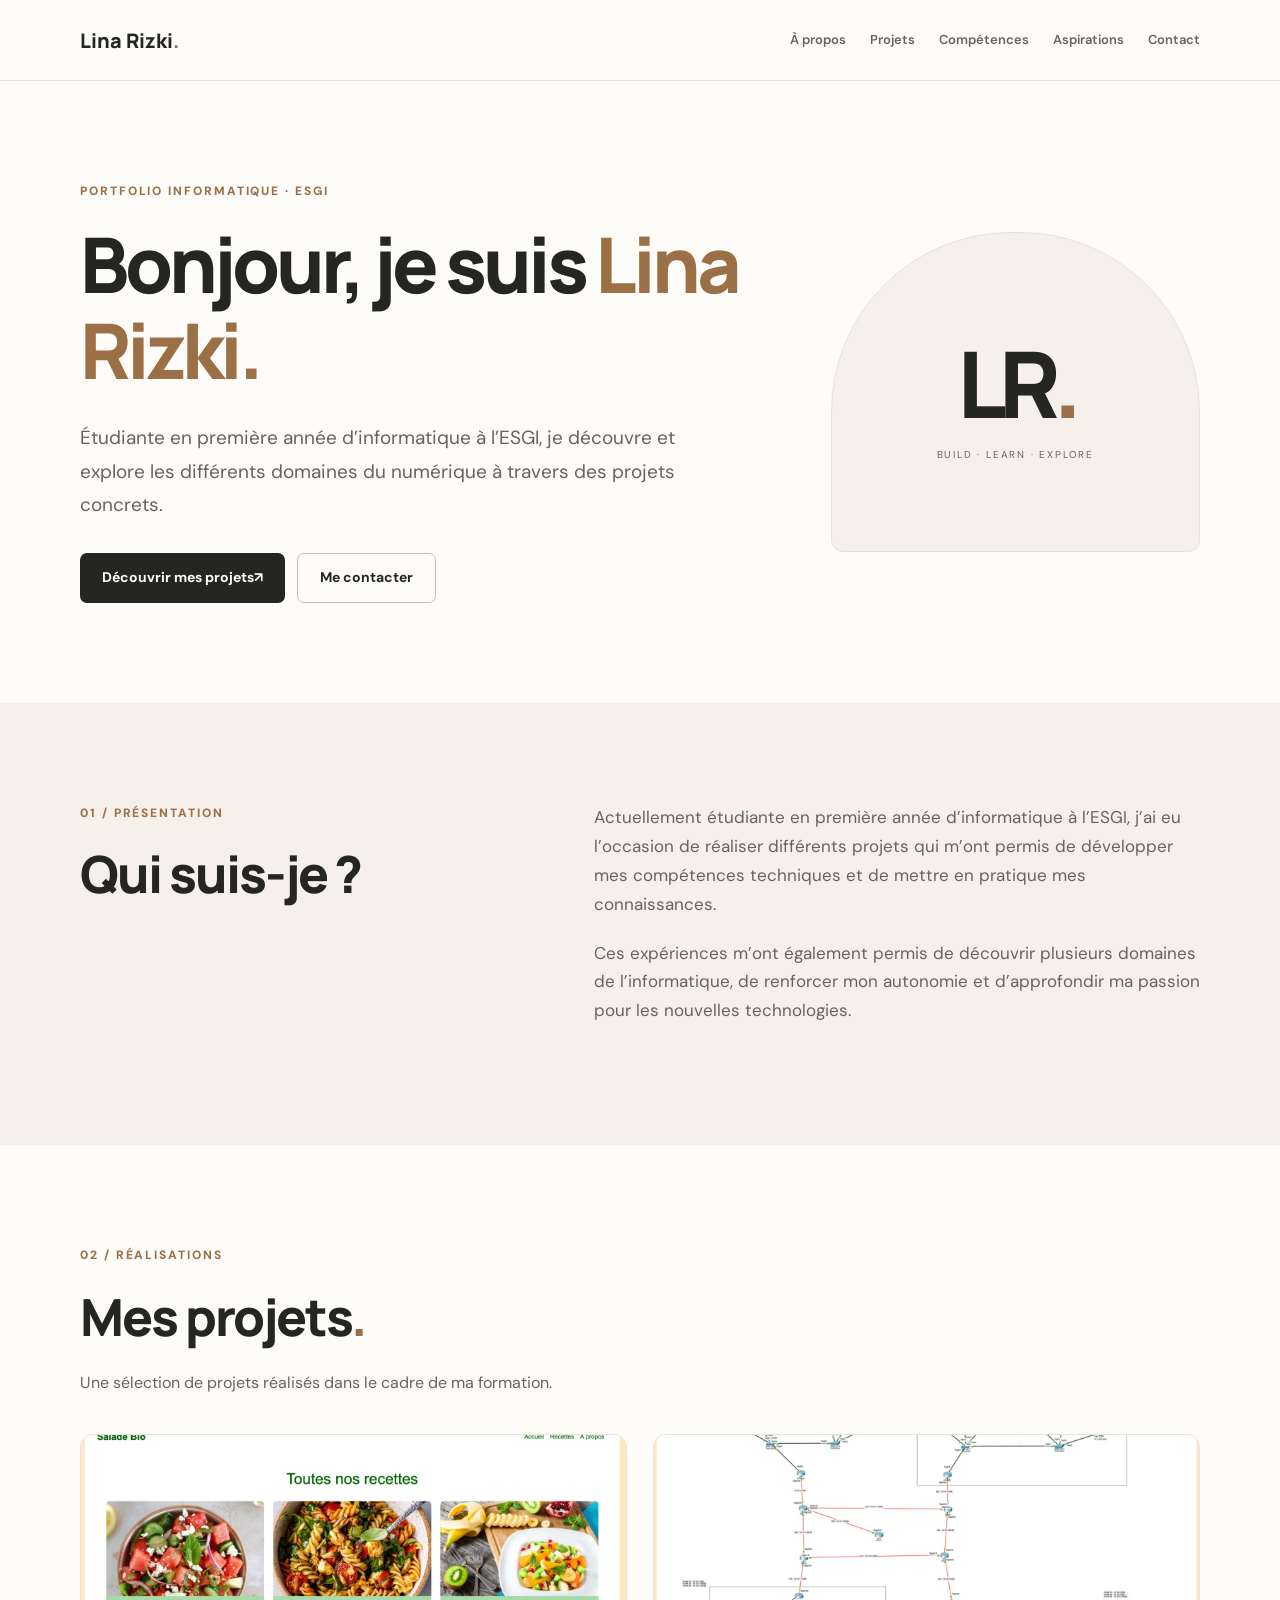
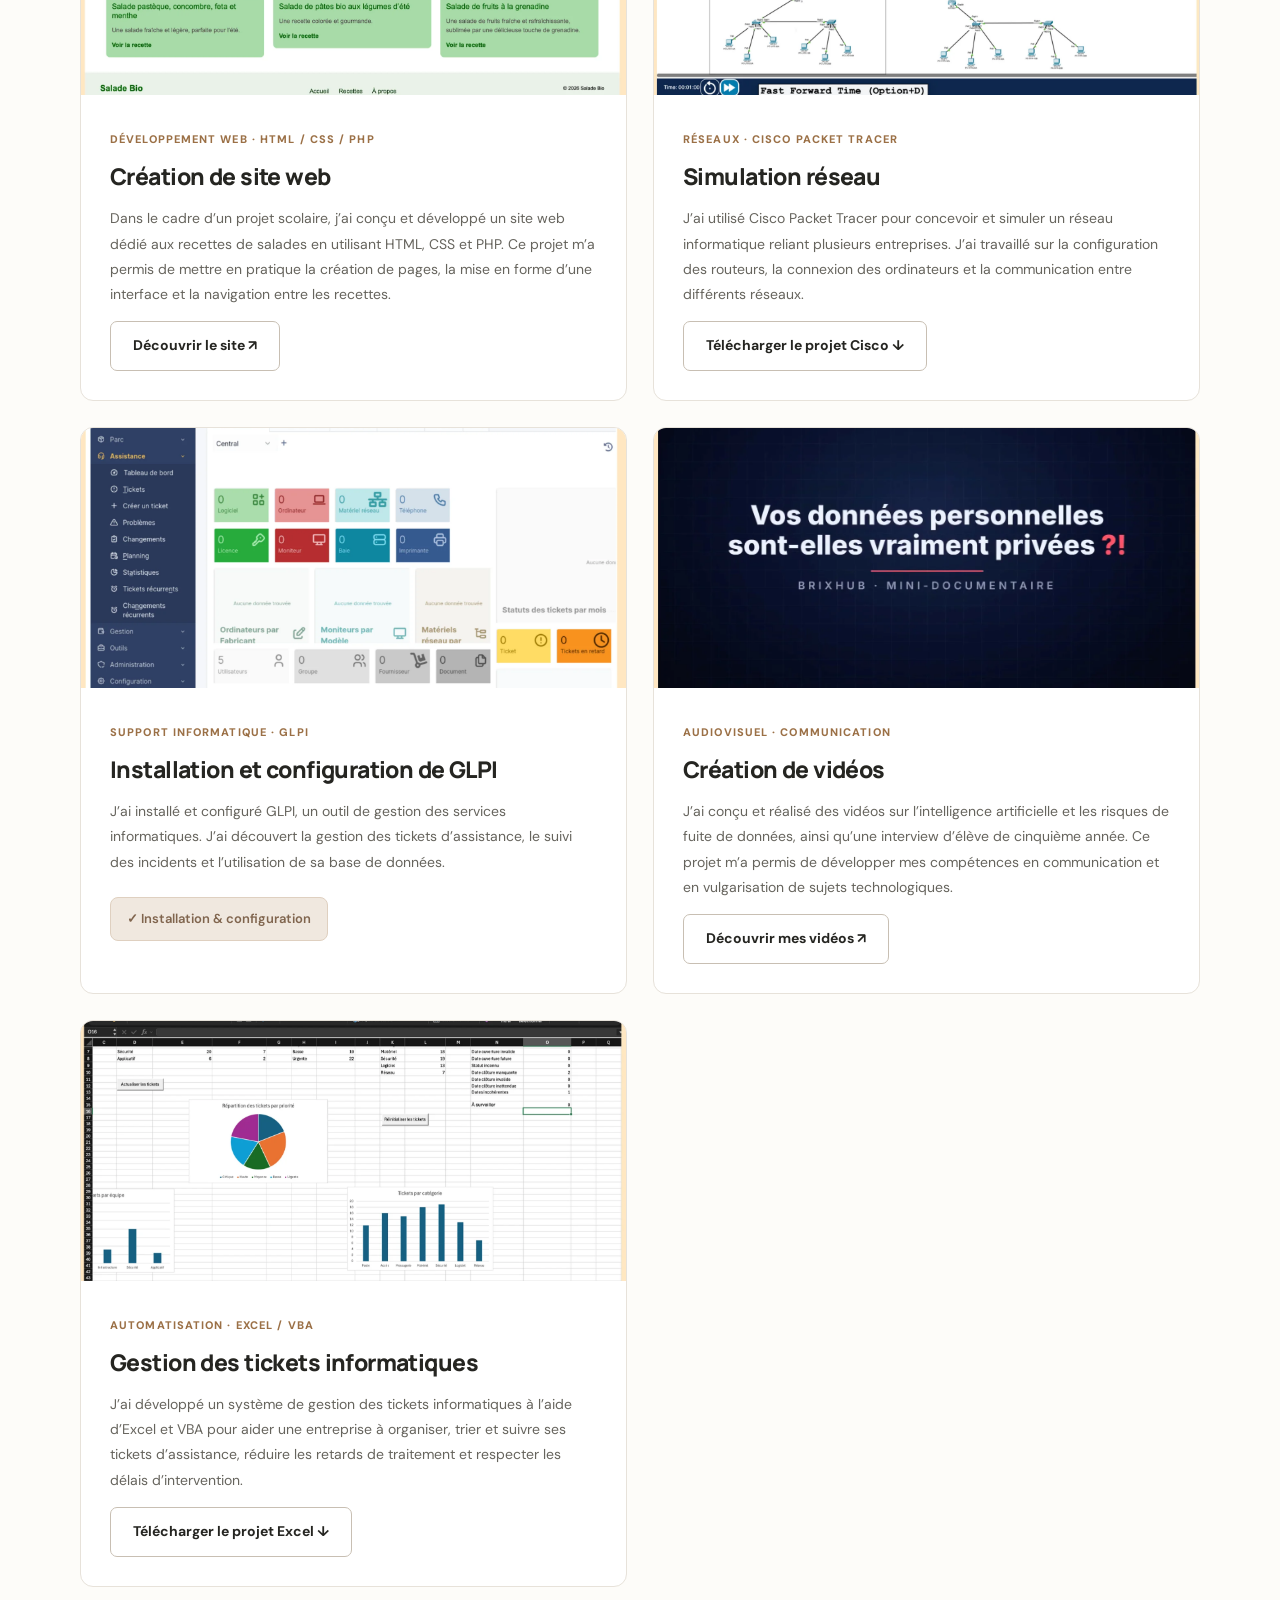
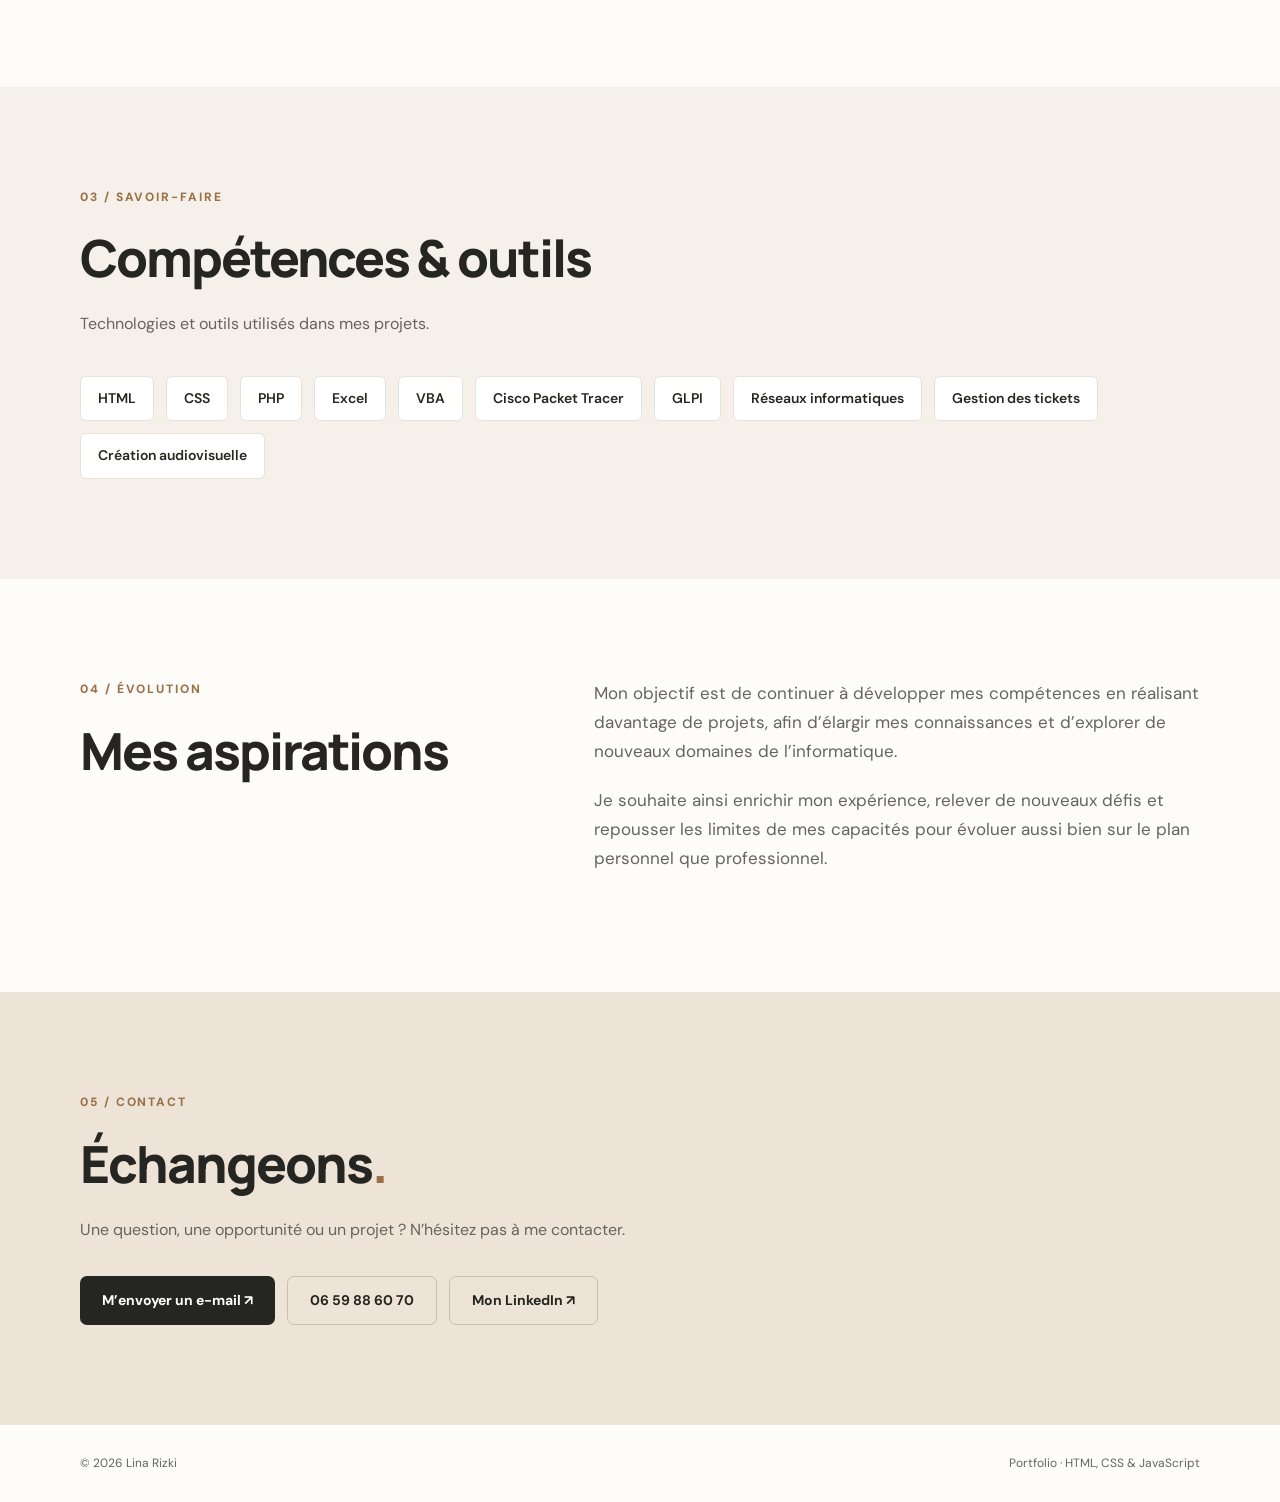
<file: index.html>
<!DOCTYPE html>
<html lang="fr">

<head>
    <meta charset="UTF-8">
    <meta name="viewport" content="width=device-width, initial-scale=1.0">

    <meta name="description" content="Portfolio informatique de Lina Rizki, étudiante à l'ESGI : développement web, réseaux, GLPI, Excel et VBA.">

    <title>Lina Rizki — Portfolio informatique</title>

    <link rel="stylesheet" href="style.css">
</head>

<body>

    <!-- NAVIGATION -->
    <header class="header">
        <nav class="wrap nav" aria-label="Navigation principale">

            <a class="logo" href="#accueil">
                Lina Rizki<span class="dot">.</span>
            </a>

            <div class="navlinks">
                <a href="#apropos">À propos</a>
                <a href="#projets">Projets</a>
                <a href="#competences">Compétences</a>
                <a href="#aspirations">Aspirations</a>
                <a href="#contact">Contact</a>
            </div>

        </nav>
    </header>

    <main>

        <!-- ACCUEIL -->
        <section class="hero wrap" id="accueil">

            <div>
                <p class="kicker">PORTFOLIO INFORMATIQUE · ESGI</p>

                <h1>
                    Bonjour, je suis
                    <em>Lina Rizki.</em>
                </h1>

                <p class="lead">
                    Étudiante en première année d’informatique à l’ESGI,
                    je découvre et explore les différents domaines du
                    numérique à travers des projets concrets.
                </p>

                <div class="actions">

                    <a class="btn primary" href="#projets">
                        Découvrir mes projets
                        <span aria-hidden="true">↗</span>
                    </a>

                    <a class="btn outline" href="#contact">
                        Me contacter
                    </a>

                </div>
            </div>

            <div class="hero-art" aria-hidden="true">
                <span>LR<span class="dot">.</span></span>
                <small>BUILD · LEARN · EXPLORE</small>
            </div>

        </section>

        <!-- PRÉSENTATION -->
        <section id="apropos" class="band">

            <div class="wrap section two">

                <div>
                    <p class="kicker">01 / PRÉSENTATION</p>
                    <h2>Qui suis-je ?</h2>
                </div>

                <div class="bodycopy">

                    <p>
                        Actuellement étudiante en première année
                        d’informatique à l’ESGI, j’ai eu l’occasion de
                        réaliser différents projets qui m’ont permis de
                        développer mes compétences techniques et de
                        mettre en pratique mes connaissances.
                    </p>

                    <p>
                        Ces expériences m’ont également permis de
                        découvrir plusieurs domaines de l’informatique,
                        de renforcer mon autonomie et d’approfondir
                        ma passion pour les nouvelles technologies.
                    </p>

                </div>

            </div>
        </section>

        <!-- PROJETS -->
        <section id="projets" class="section wrap">

            <p class="kicker">02 / RÉALISATIONS</p>

            <h2>Mes projets<span class="dot">.</span></h2>

            <p class="intro">
                Une sélection de projets réalisés dans le cadre
                de ma formation.
            </p>

            <div class="projects">

                <!-- PROJET 1 -->
                <article class="project">

                    <img
                        src="images/site-salades.webp"
                        alt="Capture du site Salade Bio avec ses recettes"
                        loading="lazy"
                    >

                    <div class="project-content">

                        <span class="label">
                            DÉVELOPPEMENT WEB · HTML / CSS / PHP
                        </span>

                        <h3>Création de site web</h3>

                        <p>
                            Dans le cadre d’un projet scolaire, j’ai conçu
                            et développé un site web dédié aux recettes
                            de salades en utilisant HTML, CSS et PHP.
                            Ce projet m’a permis de mettre en pratique
                            la création de pages, la mise en forme
                            d’une interface et la navigation entre
                            les recettes.
                        </p>

                        
<a
    class="btn outline"
    href="https://linariz.github.io/Salade-Bio/"
    target="_blank"
    rel="noopener noreferrer"
>
    Découvrir le site ↗
</a>


                    </div>
                </article>

                <!-- PROJET 2 -->
                <article class="project">

                    <img
                        src="images/cisco-reseau.webp"
                        alt="Simulation d’un réseau de plusieurs entreprises dans Cisco Packet Tracer"
                        loading="lazy"
                    >

                    <div class="project-content">

                        <span class="label">
                            RÉSEAUX · CISCO PACKET TRACER
                        </span>

                        <h3>Simulation réseau</h3>

                        <p>
                            J’ai utilisé Cisco Packet Tracer pour
                            concevoir et simuler un réseau informatique
                            reliant plusieurs entreprises. J’ai travaillé
                            sur la configuration des routeurs, la connexion
                            des ordinateurs et la communication entre
                            différents réseaux.
                        </p>

                        
<a class="btn outline"
   href="fichiers/PROJETCISCO.pkt"
   download>
    Télécharger le projet Cisco ↓
</a>


                    </div>
                </article>

                <!-- PROJET 3 -->
                <article class="project">

                    <img
                        src="images/glpi.webp"
                        alt="Capture de l’interface d’administration GLPI"
                        loading="lazy"
                    >

                    <div class="project-content">

                        <span class="label">
                            SUPPORT INFORMATIQUE · GLPI
                        </span>

                        <h3>Installation et configuration de GLPI</h3>

                        <p>
                            J’ai installé et configuré GLPI, un outil
                            de gestion des services informatiques.
                            J’ai découvert la gestion des tickets
                            d’assistance, le suivi des incidents et
                            l’utilisation de sa base de données.
                        </p>

                       
<span class="project-tag">✓ Installation & configuration</span>


                    </div>
                </article>

                <!-- PROJET 4 -->
                <article class="project">

                    <img
                        src="images/videos.webp"
                        alt="Extrait de la vidéo sur la confidentialité des données personnelles"
                        loading="lazy"
                    >

                    <div class="project-content">

                        <span class="label">
                            AUDIOVISUEL · COMMUNICATION
                        </span>

                        <h3>Création de vidéos</h3>

                        <p>
                            J’ai conçu et réalisé des vidéos sur
                            l’intelligence artificielle et les risques
                            de fuite de données, ainsi qu’une interview
                            d’élève de cinquième année. Ce projet m’a
                            permis de développer mes compétences en
                            communication et en vulgarisation de
                            sujets technologiques.
                        </p>

                        
<a class="btn outline" href="videos.html">
    Découvrir mes vidéos ↗
</a>


                    </div>
                </article>

                <!-- PROJET 5 -->
                <article class="project">

                    <img
                        src="images/excel-vba.webp"
                        alt="Tableau de bord Excel avec graphiques de suivi des tickets"
                        loading="lazy"
                    >

                    <div class="project-content">

                        <span class="label">
                            AUTOMATISATION · EXCEL / VBA
                        </span>

                        <h3>Gestion des tickets informatiques</h3>

                        <p>
                            J’ai développé un système de gestion des
                            tickets informatiques à l’aide d’Excel et VBA
                            pour aider une entreprise à organiser,
                            trier et suivre ses tickets d’assistance,
                            réduire les retards de traitement et
                            respecter les délais d’intervention.
                        </p>

                       
<a class="btn outline"
   href="fichiers/PROJET_B_T.xlsm"
   download>
    Télécharger le projet Excel ↓
</a>


                    </div>
                </article>

            </div>
        </section>

        <!-- COMPÉTENCES -->
        <section id="competences" class="band">

            <div class="wrap section">

                <p class="kicker">03 / SAVOIR-FAIRE</p>

                <h2>Compétences & outils</h2>

                <p class="intro">
                    Technologies et outils utilisés dans mes projets.
                </p>

                <div class="skills">
                    <span>HTML</span>
                    <span>CSS</span>
                    <span>PHP</span>
                    <span>Excel</span>
                    <span>VBA</span>
                    <span>Cisco Packet Tracer</span>
                    <span>GLPI</span>
                    <span>Réseaux informatiques</span>
                    <span>Gestion des tickets</span>
                    <span>Création audiovisuelle</span>
                </div>

            </div>
        </section>

        <!-- ASPIRATIONS -->
        <section id="aspirations" class="wrap section two">

            <div>
                <p class="kicker">04 / ÉVOLUTION</p>
                <h2>Mes aspirations</h2>
            </div>

            <div class="bodycopy">

                <p>
                    Mon objectif est de continuer à développer mes
                    compétences en réalisant davantage de projets,
                    afin d’élargir mes connaissances et d’explorer
                    de nouveaux domaines de l’informatique.
                </p>

                <p>
                    Je souhaite ainsi enrichir mon expérience,
                    relever de nouveaux défis et repousser les
                    limites de mes capacités pour évoluer aussi
                    bien sur le plan personnel que professionnel.
                </p>

            </div>
        </section>

        <!-- CONTACT -->
        <section id="contact" class="contact">

            <div class="wrap section">

                <p class="kicker">05 / CONTACT</p>

                <h2>
                    Échangeons<span class="dot">.</span>
                </h2>

                <p>
                    Une question, une opportunité ou un projet ?
                    N’hésitez pas à me contacter.
                </p>

                <div class="actions">

                    <!-- BOUTON EMAIL -->
                    <a
                        class="btn primary"
                        href="mailto:lina8riz@gmail.com"
                    >
                        M’envoyer un e-mail ↗
                    </a>

                    <!-- BOUTON TÉLÉPHONE -->
                    <a
                        class="btn outline"
                        href="tel:+33659886070"
                    >
                        06 59 88 60 70
                    </a>

                    <!-- BOUTON LINKEDIN CORRIGÉ -->
                    <a
                        class="btn outline"
                        href="https://www.linkedin.com/in/lina-rizki-45ab68446/"
                        target="_blank"
                        rel="noopener noreferrer"
                    >
                        Mon LinkedIn ↗
                    </a>

                </div>

            </div>
        </section>

    </main>

    <!-- PIED DE PAGE -->
    <footer>
        <div class="wrap footer">

            <span>
                © <span id="year"></span> Lina Rizki
            </span>

            <span>
                Portfolio · HTML, CSS & JavaScript
            </span>

        </div>
    </footer>

    <script src="script.js"></script>

</body>
</html>
</file>
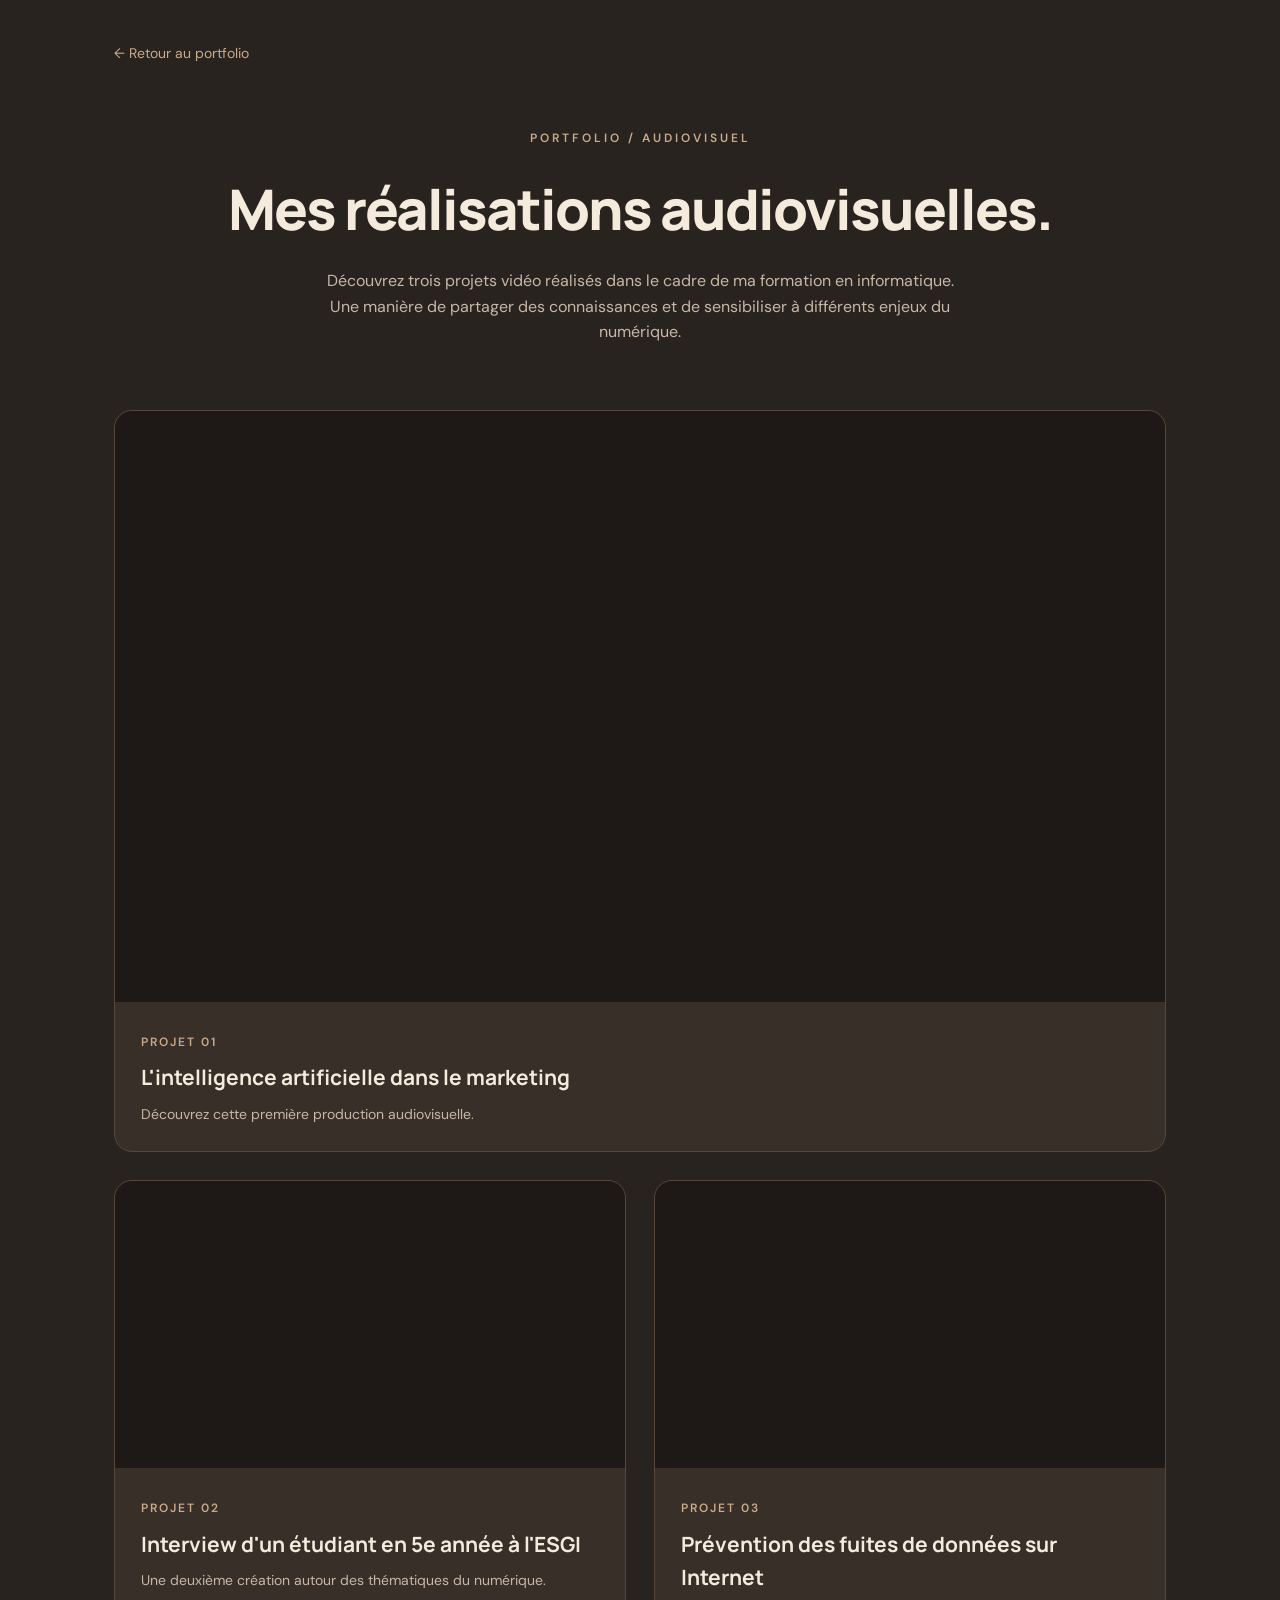
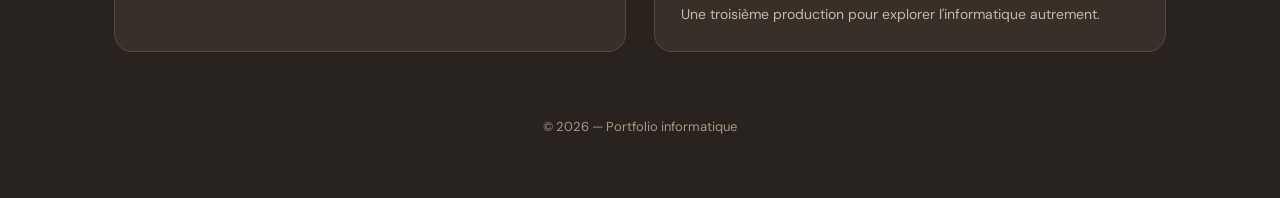
<file: videos.html>
<!DOCTYPE html>
<html lang="fr">
<head>
    <meta charset="UTF-8">
    <meta name="viewport" content="width=device-width, initial-scale=1.0">
    <title>Mes vidéos | Portfolio</title>

    <link href="https://fonts.googleapis.com/css2?family=DM+Sans:wght@400;500;600;700&family=Manrope:wght@400;500;600;700;800&display=swap" rel="stylesheet">

    <style>
        * {
            box-sizing: border-box;
        }

        body {
            margin: 0;
            background: #29231f;
            color: #f5ebdd;
            font-family: 'DM Sans', sans-serif;
            line-height: 1.6;
        }

        .container {
            max-width: 1100px;
            margin: auto;
            padding: 40px 24px;
        }

        .back {
            display: inline-block;
            margin-bottom: 65px;
            color: #c9aa8a;
            text-decoration: none;
            font-size: 14px;
            transition: color 0.2s;
        }

        .back:hover {
            color: #f5ebdd;
        }

        .intro {
            text-align: center;
            margin-bottom: 65px;
        }

        .eyebrow {
            color: #c9aa8a;
            font-size: 12px;
            font-weight: 600;
            letter-spacing: 3px;
            text-transform: uppercase;
        }

        h1 {
            font-family: 'Manrope', sans-serif;
            font-size: clamp(34px, 6vw, 56px);
            font-weight: 800;
            margin: 15px 0;
            letter-spacing: -2px;
        }

        .intro p {
            max-width: 650px;
            margin: auto;
            color: #c7b7a7;
        }

        .gallery {
            display: grid;
            grid-template-columns: repeat(2, 1fr);
            gap: 28px;
        }

        .video-card {
            background: #382f29;
            border: 1px solid #58483b;
            border-radius: 18px;
            overflow: hidden;
            transition: transform 0.25s, box-shadow 0.25s;
        }

        .video-card:hover {
            transform: translateY(-6px);
            box-shadow: 0 18px 45px rgba(0, 0, 0, 0.25);
        }

        .video-card:first-child {
            grid-column: 1 / -1;
        }

        .video-player {
            width: 100%;
            aspect-ratio: 16 / 9;
            border: 0;
            display: block;
            background: #1e1916;
        }

        .video-info {
            padding: 26px;
        }

        .number {
            color: #c9aa8a;
            font-size: 12px;
            font-weight: 600;
            letter-spacing: 2px;
        }

        h2 {
            font-family: 'Manrope', sans-serif;
            font-size: 21px;
            margin: 8px 0;
            color: #f5ebdd;
        }

        .video-info p {
            color: #c7b7a7;
            font-size: 14px;
            margin: 0;
        }

        footer {
            text-align: center;
            padding: 65px 0 20px;
            color: #a89583;
            font-size: 13px;
        }

        @media (max-width: 700px) {
            .gallery {
                grid-template-columns: 1fr;
            }

            .video-card:first-child {
                grid-column: auto;
            }
        }
    </style>
</head>

<body>
    <main class="container">

        <a class="back" href="index.html">
            ← Retour au portfolio
        </a>

        <section class="intro">
            <div class="eyebrow">Portfolio / Audiovisuel</div>

            <h1>Mes réalisations audiovisuelles.</h1>

            <p>
                Découvrez trois projets vidéo réalisés
                dans le cadre de ma formation en informatique.
                Une manière de partager des connaissances
                et de sensibiliser à différents enjeux du numérique.
            </p>
        </section>

        <section class="gallery">

            <!-- VIDÉO 1 -->
            <article class="video-card">
                <iframe
                    class="video-player"
                    src="https://drive.google.com/file/d/1E2ECCJvlz7U-rm6bdN80FAB1Nn-5hN2C/preview"
                    title="Première réalisation vidéo"
                    allow="autoplay; fullscreen"
                    allowfullscreen
                    loading="lazy">
                </iframe>

                <div class="video-info">
                    <span class="number">PROJET 01</span>
                    <h2>L'intelligence artificielle dans le marketing</h2>
                    <p>
                        Découvrez cette première production
                        audiovisuelle.
                    </p>
                </div>
            </article>

            <!-- VIDÉO 2 -->
            <article class="video-card">
                <iframe
                    class="video-player"
                    src="https://drive.google.com/file/d/1wXN5v8vLtP7UtmXya8dN4ak1TP1vMyi3/preview"
                    title="Deuxième réalisation vidéo"
                    allow="autoplay; fullscreen"
                    allowfullscreen
                    loading="lazy">
                </iframe>

                <div class="video-info">
                    <span class="number">PROJET 02</span>
                  <h2>Interview d'un étudiant en 5e année à l'ESGI</h2>
                    <p>
                        Une deuxième création autour
                        des thématiques du numérique.
                    </p>
                </div>
            </article>

            <!-- VIDÉO 3 -->
            <article class="video-card">
                <iframe
                    class="video-player"
                    src="https://drive.google.com/file/d/1w08x-3OdPv1xV6Z2zujVaaTBpGz1WWpP/preview"
                    title="Troisième réalisation vidéo"
                    allow="autoplay; fullscreen"
                    allowfullscreen
                    loading="lazy">
                </iframe>

                <div class="video-info">
                    <span class="number">PROJET 03</span>
                   <h2>Prévention des fuites de données sur Internet</h2>
                    <p>
                        Une troisième production
                        pour explorer l'informatique autrement.
                    </p>
                </div>
            </article>

        </section>

        <footer>
            © 2026 — Portfolio informatique
        </footer>

    </main>
</body>
</html>
</file>
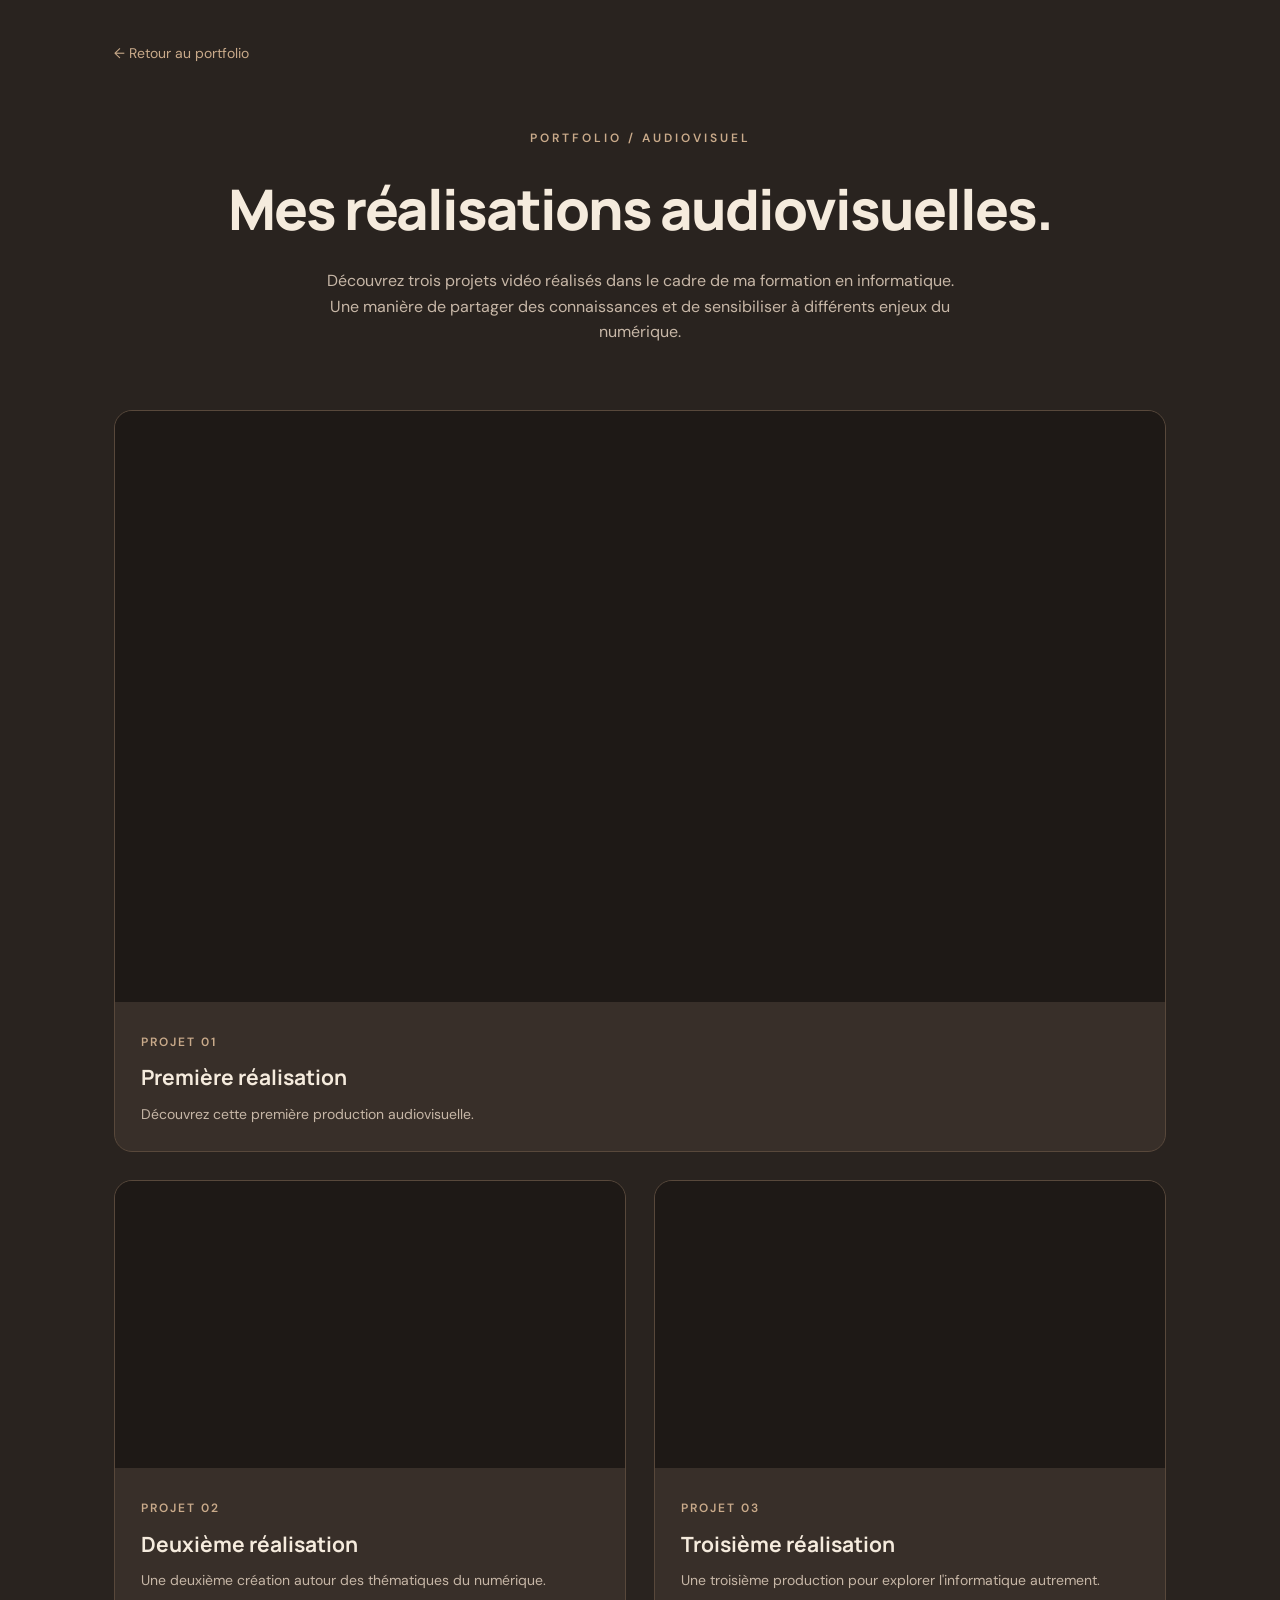
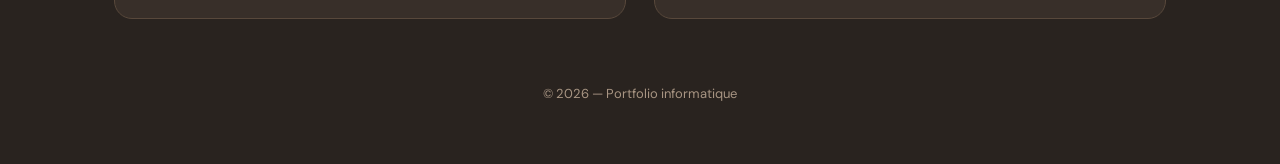
<file: fichiers/videos.html>
<!DOCTYPE html>
<html lang="fr">
<head>
    <meta charset="UTF-8">
    <meta name="viewport" content="width=device-width, initial-scale=1.0">
    <title>Mes vidéos | Portfolio</title>

    <link href="https://fonts.googleapis.com/css2?family=DM+Sans:wght@400;500;600;700&family=Manrope:wght@400;500;600;700;800&display=swap" rel="stylesheet">

    <style>
        * {
            box-sizing: border-box;
        }

        body {
            margin: 0;
            background: #29231f;
            color: #f5ebdd;
            font-family: 'DM Sans', sans-serif;
            line-height: 1.6;
        }

        .container {
            max-width: 1100px;
            margin: auto;
            padding: 40px 24px;
        }

        .back {
            display: inline-block;
            margin-bottom: 65px;
            color: #c9aa8a;
            text-decoration: none;
            font-size: 14px;
            transition: color 0.2s;
        }

        .back:hover {
            color: #f5ebdd;
        }

        .intro {
            text-align: center;
            margin-bottom: 65px;
        }

        .eyebrow {
            color: #c9aa8a;
            font-size: 12px;
            font-weight: 600;
            letter-spacing: 3px;
            text-transform: uppercase;
        }

        h1 {
            font-family: 'Manrope', sans-serif;
            font-size: clamp(34px, 6vw, 56px);
            font-weight: 800;
            margin: 15px 0;
            letter-spacing: -2px;
        }

        .intro p {
            max-width: 650px;
            margin: auto;
            color: #c7b7a7;
        }

        .gallery {
            display: grid;
            grid-template-columns: repeat(2, 1fr);
            gap: 28px;
        }

        .video-card {
            background: #382f29;
            border: 1px solid #58483b;
            border-radius: 18px;
            overflow: hidden;
            transition: transform 0.25s, box-shadow 0.25s;
        }

        .video-card:hover {
            transform: translateY(-6px);
            box-shadow: 0 18px 45px rgba(0, 0, 0, 0.25);
        }

        .video-card:first-child {
            grid-column: 1 / -1;
        }

        .video-player {
            width: 100%;
            aspect-ratio: 16 / 9;
            border: 0;
            display: block;
            background: #1e1916;
        }

        .video-info {
            padding: 26px;
        }

        .number {
            color: #c9aa8a;
            font-size: 12px;
            font-weight: 600;
            letter-spacing: 2px;
        }

        h2 {
            font-family: 'Manrope', sans-serif;
            font-size: 21px;
            margin: 8px 0;
            color: #f5ebdd;
        }

        .video-info p {
            color: #c7b7a7;
            font-size: 14px;
            margin: 0;
        }

        footer {
            text-align: center;
            padding: 65px 0 20px;
            color: #a89583;
            font-size: 13px;
        }

        @media (max-width: 700px) {
            .gallery {
                grid-template-columns: 1fr;
            }

            .video-card:first-child {
                grid-column: auto;
            }
        }
    </style>
</head>

<body>
    <main class="container">

        <a class="back" href="index.html">
            ← Retour au portfolio
        </a>

        <section class="intro">
            <div class="eyebrow">Portfolio / Audiovisuel</div>

            <h1>Mes réalisations audiovisuelles.</h1>

            <p>
                Découvrez trois projets vidéo réalisés
                dans le cadre de ma formation en informatique.
                Une manière de partager des connaissances
                et de sensibiliser à différents enjeux du numérique.
            </p>
        </section>

        <section class="gallery">

            <!-- VIDÉO 1 -->
            <article class="video-card">
                <iframe
                    class="video-player"
                    src="https://drive.google.com/file/d/1E2ECCJvlz7U-rm6bdN80FAB1Nn-5hN2C/preview"
                    title="Première réalisation vidéo"
                    allow="autoplay; fullscreen"
                    allowfullscreen
                    loading="lazy">
                </iframe>

                <div class="video-info">
                    <span class="number">PROJET 01</span>
                    <h2>Première réalisation</h2>
                    <p>
                        Découvrez cette première production
                        audiovisuelle.
                    </p>
                </div>
            </article>

            <!-- VIDÉO 2 -->
            <article class="video-card">
                <iframe
                    class="video-player"
                    src="https://drive.google.com/file/d/1wXN5v8vLtP7UtmXya8dN4ak1TP1vMyi3/preview"
                    title="Deuxième réalisation vidéo"
                    allow="autoplay; fullscreen"
                    allowfullscreen
                    loading="lazy">
                </iframe>

                <div class="video-info">
                    <span class="number">PROJET 02</span>
                    <h2>Deuxième réalisation</h2>
                    <p>
                        Une deuxième création autour
                        des thématiques du numérique.
                    </p>
                </div>
            </article>

            <!-- VIDÉO 3 -->
            <article class="video-card">
                <iframe
                    class="video-player"
                    src="https://drive.google.com/file/d/1w08x-3OdPv1xV6Z2zujVaaTBpGz1WWpP/preview"
                    title="Troisième réalisation vidéo"
                    allow="autoplay; fullscreen"
                    allowfullscreen
                    loading="lazy">
                </iframe>

                <div class="video-info">
                    <span class="number">PROJET 03</span>
                    <h2>Troisième réalisation</h2>
                    <p>
                        Une troisième production
                        pour explorer l'informatique autrement.
                    </p>
                </div>
            </article>

        </section>

        <footer>
            © 2026 — Portfolio informatique
        </footer>

    </main>
</body>
</html>
</file>
<file: style.css>
@import url('https://fonts.googleapis.com/css2?family=DM+Sans:wght@400;500;600;700&family=Manrope:wght@400;500;600;700;800&display=swap');

/* COULEURS PRINCIPALES */

:root {
    --bg: #fdfcf9;
    --ink: #252521;
    --muted: #66645d;
    --accent: #9b7046;
    --soft: #f5f0e9;
    --border: #e7e2da;
}

/* STYLES GÉNÉRAUX */

* {
    box-sizing: border-box;
}

html {
    scroll-behavior: smooth;
}

body {
    margin: 0;
    background: var(--bg);
    color: var(--ink);
    font: 16px/1.7 'DM Sans', Arial, sans-serif;
}

a {
    color: inherit;
    text-decoration: none;
}

a:focus-visible {
    outline: 3px solid var(--accent);
    outline-offset: 4px;
}

.wrap {
    width: min(1120px, calc(100% - 48px));
    margin: auto;
}

/* NAVIGATION */

.header {
    position: sticky;
    top: 0;
    z-index: 10;
    background: rgba(253, 252, 249, 0.95);
    border-bottom: 1px solid var(--border);
    backdrop-filter: blur(12px);
}

.nav {
    min-height: 80px;
    display: flex;
    align-items: center;
    justify-content: space-between;
    gap: 25px;
}

.logo {
    font: 800 20px 'Manrope', sans-serif;
}

.dot {
    color: var(--accent);
}

.navlinks {
    display: flex;
    gap: 24px;
    flex-wrap: wrap;
}

.navlinks a {
    font-size: 13px;
    font-weight: 600;
    color: var(--muted);
}

.navlinks a:hover {
    color: var(--accent);
}

/* ACCUEIL */

.hero {
    min-height: 620px;
    display: grid;
    grid-template-columns: 1.3fr 0.7fr;
    gap: 65px;
    align-items: center;
    padding-block: 100px;
}

.kicker {
    font-size: 12px;
    font-weight: 800;
    letter-spacing: 0.16em;
    color: var(--accent);
    margin: 0 0 20px;
}

.hero h1 {
    font: 800 clamp(44px, 6vw, 80px)/1.12 'Manrope', sans-serif;
    letter-spacing: -0.055em;
    margin: 0 0 28px;
}

.hero h1 em {
    font-style: normal;
    color: var(--accent);
}

.lead {
    font-size: 19px;
    line-height: 1.75;
    color: var(--muted);
    max-width: 640px;
}

/* BOUTONS */

.actions {
    display: flex;
    gap: 12px;
    flex-wrap: wrap;
    margin-top: 32px;
}

.btn {
    display: inline-flex;
    align-items: center;
    justify-content: center;
    min-height: 49px;
    padding: 12px 22px;
    border-radius: 7px;
    font-weight: 700;
    font-size: 14px;
    text-decoration: none;
    transition: transform 0.2s, background 0.2s, color 0.2s;
}

.btn:hover {
    transform: translateY(-2px);
}

/* BOUTON NOIR */

.primary {
    background: var(--ink);
    color: white;
}

.primary:hover {
    background: var(--accent);
}

/* BOUTON ENCADRÉ */

.outline {
    border: 1px solid #c8bfb3;
    background: transparent;
    color: var(--ink);
}

.outline:hover {
    background: var(--ink);
    color: white;
    border-color: var(--ink);
}

/* ILLUSTRATION ACCUEIL */

.hero-art {
    height: 320px;
    background: var(--soft);
    border: 1px solid var(--border);
    border-radius: 180px 180px 12px 12px;
    display: flex;
    flex-direction: column;
    align-items: center;
    justify-content: center;
}

.hero-art > span {
    font: 800 92px 'Manrope', sans-serif;
    letter-spacing: -0.09em;
}

.hero-art small {
    letter-spacing: 0.18em;
    font-size: 10px;
    color: var(--muted);
}

/* SECTIONS */

.section {
    padding-block: 100px;
}

.band {
    background: var(--soft);
}

.two {
    display: grid;
    grid-template-columns: 1fr 1.35fr;
    gap: 65px;
}

.section h2 {
    font: 800 clamp(32px, 4vw, 52px)/1.2 'Manrope', sans-serif;
    letter-spacing: -0.04em;
    margin: 0 0 22px;
}

.bodycopy p {
    margin: 0 0 20px;
    color: var(--muted);
    font-size: 17px;
}

.intro {
    color: var(--muted);
    margin: 0 0 38px;
}

/* PROJETS */

.projects {
    display: grid;
    grid-template-columns: repeat(2, minmax(0, 1fr));
    gap: 26px;
}

.project {
    border: 1px solid var(--border);
    background: white;
    border-radius: 13px;
    overflow: hidden;
    transition: transform 0.2s, box-shadow 0.2s;
}

.project:hover {
    transform: translateY(-4px);
    box-shadow: 0 15px 40px #2d23100e;
}

.project img {
    width: 100%;
    height: 260px;
    display: block;
    object-fit: cover;
    object-position: center;
    background: var(--soft);
}

.project-content {
    padding: 29px;
}

.label {
    font-size: 11px;
    letter-spacing: 0.1em;
    color: var(--accent);
    font-weight: 800;
}

.project h3 {
    font: 800 23px/1.35 'Manrope', sans-serif;
    letter-spacing: -0.025em;
    margin: 10px 0;
}

.project p {
    color: var(--muted);
    font-size: 14px;
    line-height: 1.8;
}

.pending {
    display: inline-block;
    color: #80766b;
    font-size: 12px;
    border-top: 1px solid var(--border);
    padding-top: 13px;
    margin-top: 8px;
}

/* COMPÉTENCES */

.skills {
    display: flex;
    flex-wrap: wrap;
    gap: 12px;
}

.skills span {
    background: white;
    border: 1px solid var(--border);
    padding: 10px 17px;
    border-radius: 6px;
    font-size: 14px;
    font-weight: 600;
}

/* CONTACT */

.contact {
    background: #ede4d7;
}

.contact p:not(.kicker) {
    color: var(--muted);
}

/* LINKEDIN */
/* Utilise class="btn outline" dans le HTML */
/* Le bouton LinkedIn partage le style du téléphone */

/* PIED DE PAGE */

.footer {
    padding: 28px 0;
    display: flex;
    justify-content: space-between;
    gap: 15px;
    font-size: 12px;
    color: var(--muted);
}

/* VERSION MOBILE */

@media (max-width: 760px) {

    .wrap {
        width: min(100% - 32px, 1120px);
    }

    .nav {
        padding: 15px 0;
        align-items: flex-start;
        flex-direction: column;
        gap: 10px;
    }

    .navlinks {
        gap: 12px 18px;
    }

    .hero {
        grid-template-columns: 1fr;
        min-height: auto;
        padding-block: 70px;
        gap: 35px;
    }

    .hero-art {
        height: 200px;
        border-radius: 12px;
    }

    .hero-art > span {
        font-size: 65px;
    }

    .two,
    .projects {
        grid-template-columns: 1fr;
    }

    .section {
        padding-block: 70px;
    }

    .project img {
        height: 220px;
    }

    .footer {
        flex-direction: column;
    }
}

/* ACCESSIBILITÉ */

@media (prefers-reduced-motion: reduce) {

    html {
        scroll-behavior: auto;
    }

    *,
    *::before,
    *::after {
        transition: none !important;
    }
}

.project-tag {
    display: inline-block;
    padding: 10px 16px;
    background-color: #f0e8df;
    color: #80654e;
    border: 1px solid #dfd0c0;
    border-radius: 8px;
    font-size: 13px;
    font-weight: 600;
    margin-top: 8px;
}
</file>
